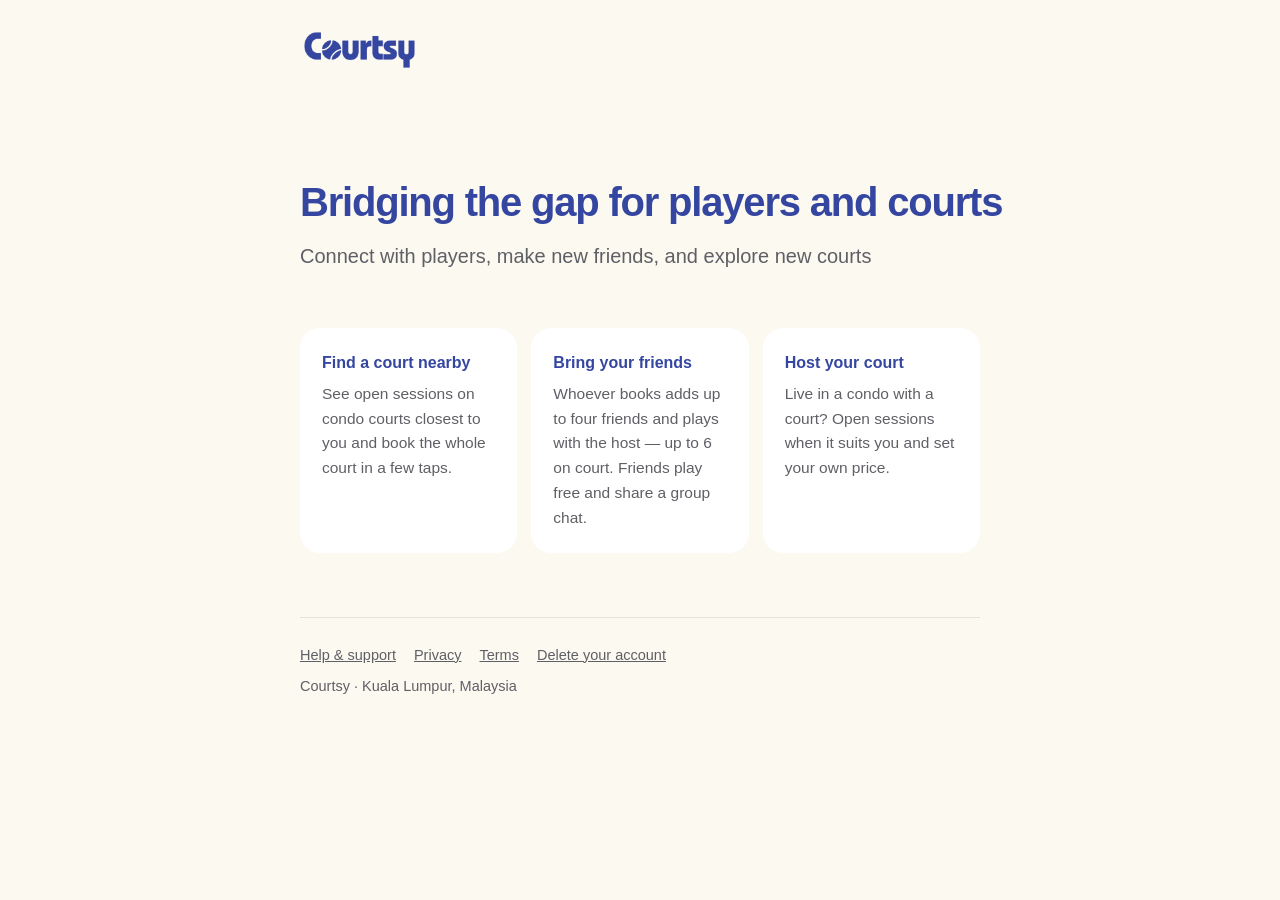
<file: index.html>
<!doctype html>
<html lang="en">
<head>
  <meta charset="utf-8">
  <meta name="viewport" content="width=device-width, initial-scale=1">
  <title>Courtsy</title>
  <meta name="description" content="Bridging the gap for players and courts. Connect with players, make new friends, and explore new courts.">
  <link rel="icon" href="favicon.png">
  <link rel="apple-touch-icon" href="apple-touch-icon.png">
  <link rel="stylesheet" href="style.css">
</head>
<body>
  <div class="wrap">
    <header><a class="brand" href="/"><img src="wordmark.png" alt="Courtsy"></a></header>

    <section class="hero">
      <h1>Bridging the gap for players and courts</h1>
      <p>Connect with players, make new friends, and explore new courts</p>
    </section>

    <section class="cards">
      <div class="card">
        <h2>Find a court nearby</h2>
        <p>See open sessions on condo courts closest to you and book the whole court in a few taps.</p>
      </div>
      <div class="card">
        <h2>Bring your friends</h2>
        <p>Whoever books adds up to four friends and plays with the host — up to 6 on court. Friends play free and share a group chat.</p>
      </div>
      <div class="card">
        <h2>Host your court</h2>
        <p>Live in a condo with a court? Open sessions when it suits you and set your own price.</p>
      </div>
    </section>

    <footer>
      <nav>
        <a href="support.html">Help &amp; support</a>
        <a href="privacy.html">Privacy</a>
        <a href="terms.html">Terms</a>
        <a href="delete-account.html">Delete your account</a>
      </nav>
      Courtsy · Kuala Lumpur, Malaysia
    </footer>
  </div>
</body>
</html>
</file>
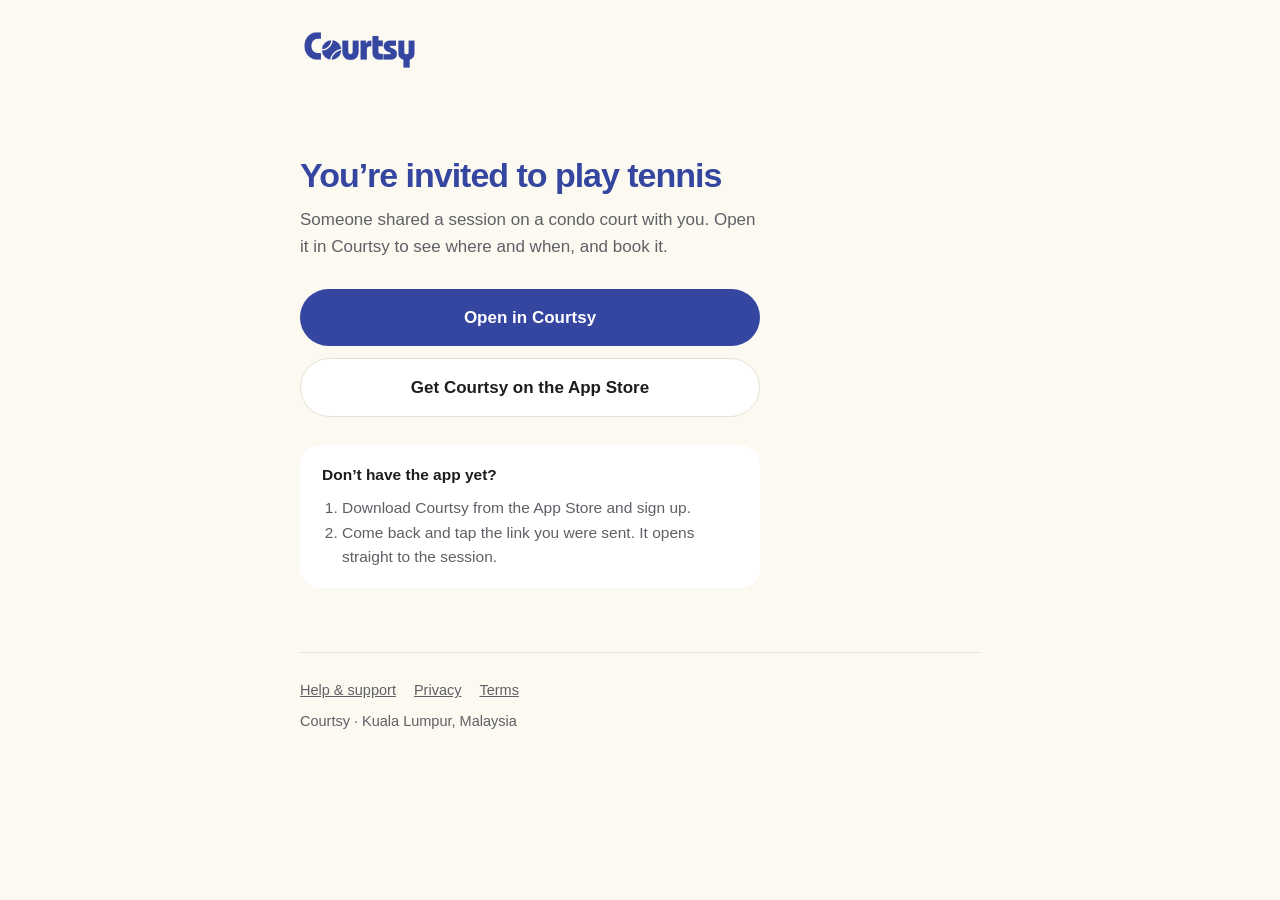
<file: s/index.html>
<!doctype html>
<html lang="en">
<head>
  <meta charset="utf-8">
  <meta name="viewport" content="width=device-width, initial-scale=1">
  <title>You’re invited to play · Courtsy</title>
  <meta name="description" content="Someone shared a tennis session with you on Courtsy. Open it in the app to see the court, the time and book it.">
  <meta property="og:title" content="You’re invited to play tennis">
  <meta property="og:description" content="Open this session in Courtsy to see the court, the time and book it.">
  <meta property="og:image" content="https://courtsy.my/apple-touch-icon.png">
  <meta property="og:type" content="website">
  <meta name="robots" content="noindex">
  <meta name="apple-itunes-app" content="app-id=6818940679">
  <link rel="icon" href="../favicon.png">
  <link rel="apple-touch-icon" href="../apple-touch-icon.png">
  <link rel="stylesheet" href="../style.css">
  <style>
    .share { padding: 48px 0 64px; max-width: 460px; }
    .share h1 { font-size: 34px; line-height: 1.12; letter-spacing: -0.03em; margin: 0 0 12px; color: var(--navy); }
    .share p { color: var(--muted); margin: 0 0 28px; }
    .btn { display: block; text-align: center; text-decoration: none; font-weight: 700; border-radius: 999px; padding: 15px 22px; margin: 0 0 12px; }
    .btn.primary { background: var(--navy); color: #fff; }
    .btn.secondary { background: #fff; color: var(--ink); border: 1.5px solid var(--line); }
    .steps { background: #fff; border-radius: 20px; padding: 18px 22px; margin-top: 28px; font-size: 15.5px; color: var(--muted); }
    .steps strong { color: var(--ink); }
    .steps ol { margin: 8px 0 0; padding-left: 20px; }
  </style>
</head>
<body>
  <div class="wrap">
    <header><a class="brand" href="/"><img src="../wordmark.png" alt="Courtsy"></a></header>

    <section class="share">
      <h1>You’re invited to play tennis</h1>
      <p>Someone shared a session on a condo court with you. Open it in Courtsy to see where and when, and book it.</p>

      <a class="btn primary" id="open" href="courtsy://">Open in Courtsy</a>
      <a class="btn secondary" href="https://apps.apple.com/app/id6818940679">Get Courtsy on the App Store</a>

      <div class="steps">
        <strong>Don’t have the app yet?</strong>
        <ol>
          <li>Download Courtsy from the App Store and sign up.</li>
          <li>Come back and tap the link you were sent. It opens straight to the session.</li>
        </ol>
      </div>
    </section>

    <footer>
      <nav>
        <a href="../support.html">Help &amp; support</a>
        <a href="../privacy.html">Privacy</a>
        <a href="../terms.html">Terms</a>
      </nav>
      Courtsy · Kuala Lumpur, Malaysia
    </footer>
  </div>
  <script>
    // The session's ID rides along in the link (?id=…). With the app installed,
    // iPhones open the app instead of this page; this page is the fallback.
    (function () {
      var id = new URLSearchParams(location.search).get("id") || "";
      if (!/^[0-9a-f]{8}-[0-9a-f]{4}-[0-9a-f]{4}-[0-9a-f]{4}-[0-9a-f]{12}$/i.test(id)) return;
      document.getElementById("open").href = "courtsy://session/" + id;
      var banner = document.querySelector('meta[name="apple-itunes-app"]');
      if (banner) banner.content = "app-id=6818940679, app-argument=" + location.href;
    })();
  </script>
</body>
</html>
</file>
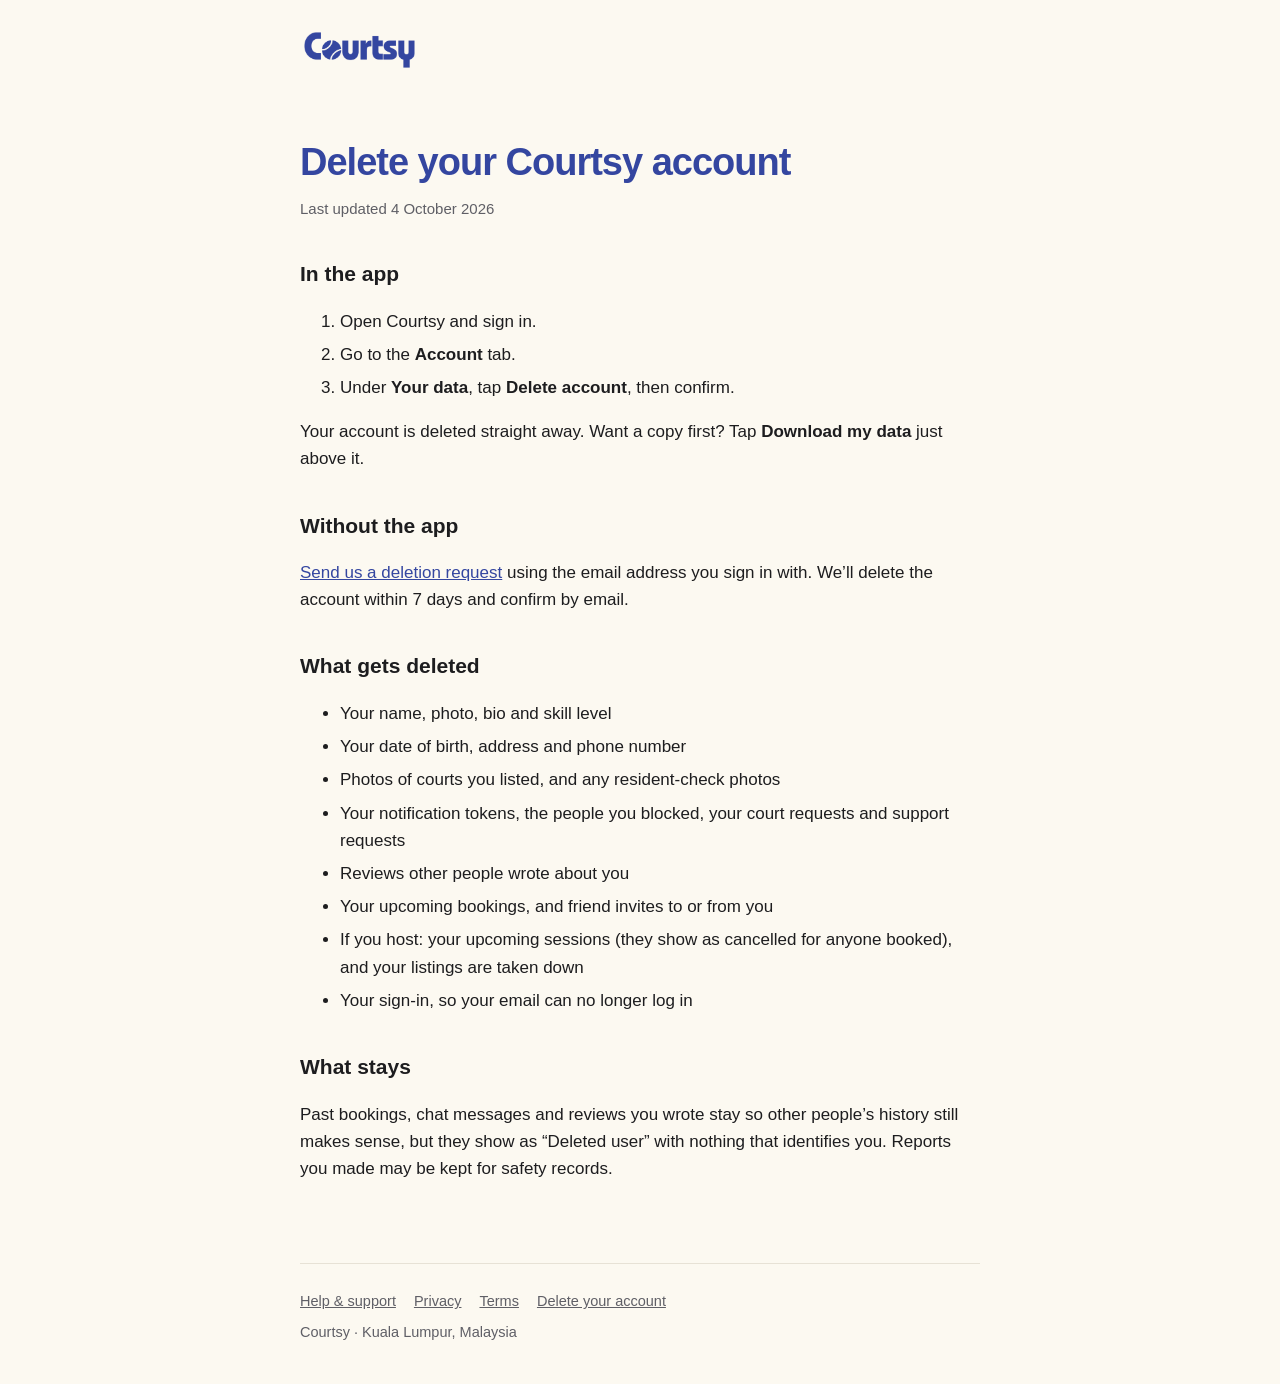
<file: delete-account.html>
<!doctype html>
<html lang="en">
<head>
  <meta charset="utf-8">
  <meta name="viewport" content="width=device-width, initial-scale=1">
  <title>Delete Your Account · Courtsy</title>
  <link rel="icon" href="favicon.png">
  <link rel="apple-touch-icon" href="apple-touch-icon.png">
  <link rel="stylesheet" href="style.css">
</head>
<body>
  <div class="wrap">
    <header><a class="brand" href="/"><img src="wordmark.png" alt="Courtsy"></a></header>

    <main class="doc">
      <h1>Delete your Courtsy account</h1>
      <p class="updated">Last updated 4 October 2026</p>

      <h2>In the app</h2>
      <ol>
        <li>Open Courtsy and sign in.</li>
        <li>Go to the <strong>Account</strong> tab.</li>
        <li>Under <strong>Your data</strong>, tap <strong>Delete account</strong>, then confirm.</li>
      </ol>
      <p>Your account is deleted straight away. Want a copy first? Tap <strong>Download my data</strong> just above it.</p>

      <h2>Without the app</h2>
      <p><a href="support.html?topic=account&amp;message=Please%20delete%20my%20Courtsy%20account.">Send us a deletion request</a> using the email address you sign in with. We’ll delete the account within 7 days and confirm by email.</p>

      <h2>What gets deleted</h2>
      <ul>
        <li>Your name, photo, bio and skill level</li>
        <li>Your date of birth, address and phone number</li>
        <li>Photos of courts you listed, and any resident-check photos</li>
        <li>Your notification tokens, the people you blocked, your court requests and support requests</li>
        <li>Reviews other people wrote about you</li>
        <li>Your upcoming bookings, and friend invites to or from you</li>
        <li>If you host: your upcoming sessions (they show as cancelled for anyone booked), and your listings are taken down</li>
        <li>Your sign-in, so your email can no longer log in</li>
      </ul>

      <h2>What stays</h2>
      <p>Past bookings, chat messages and reviews you wrote stay so other people’s history still makes sense, but they show as “Deleted user” with nothing that identifies you. Reports you made may be kept for safety records.</p>
    </main>

    <footer>
      <nav>
        <a href="support.html">Help &amp; support</a>
        <a href="privacy.html">Privacy</a>
        <a href="terms.html">Terms</a>
        <a href="delete-account.html">Delete your account</a>
      </nav>
      Courtsy · Kuala Lumpur, Malaysia
    </footer>
  </div>
</body>
</html>
</file>
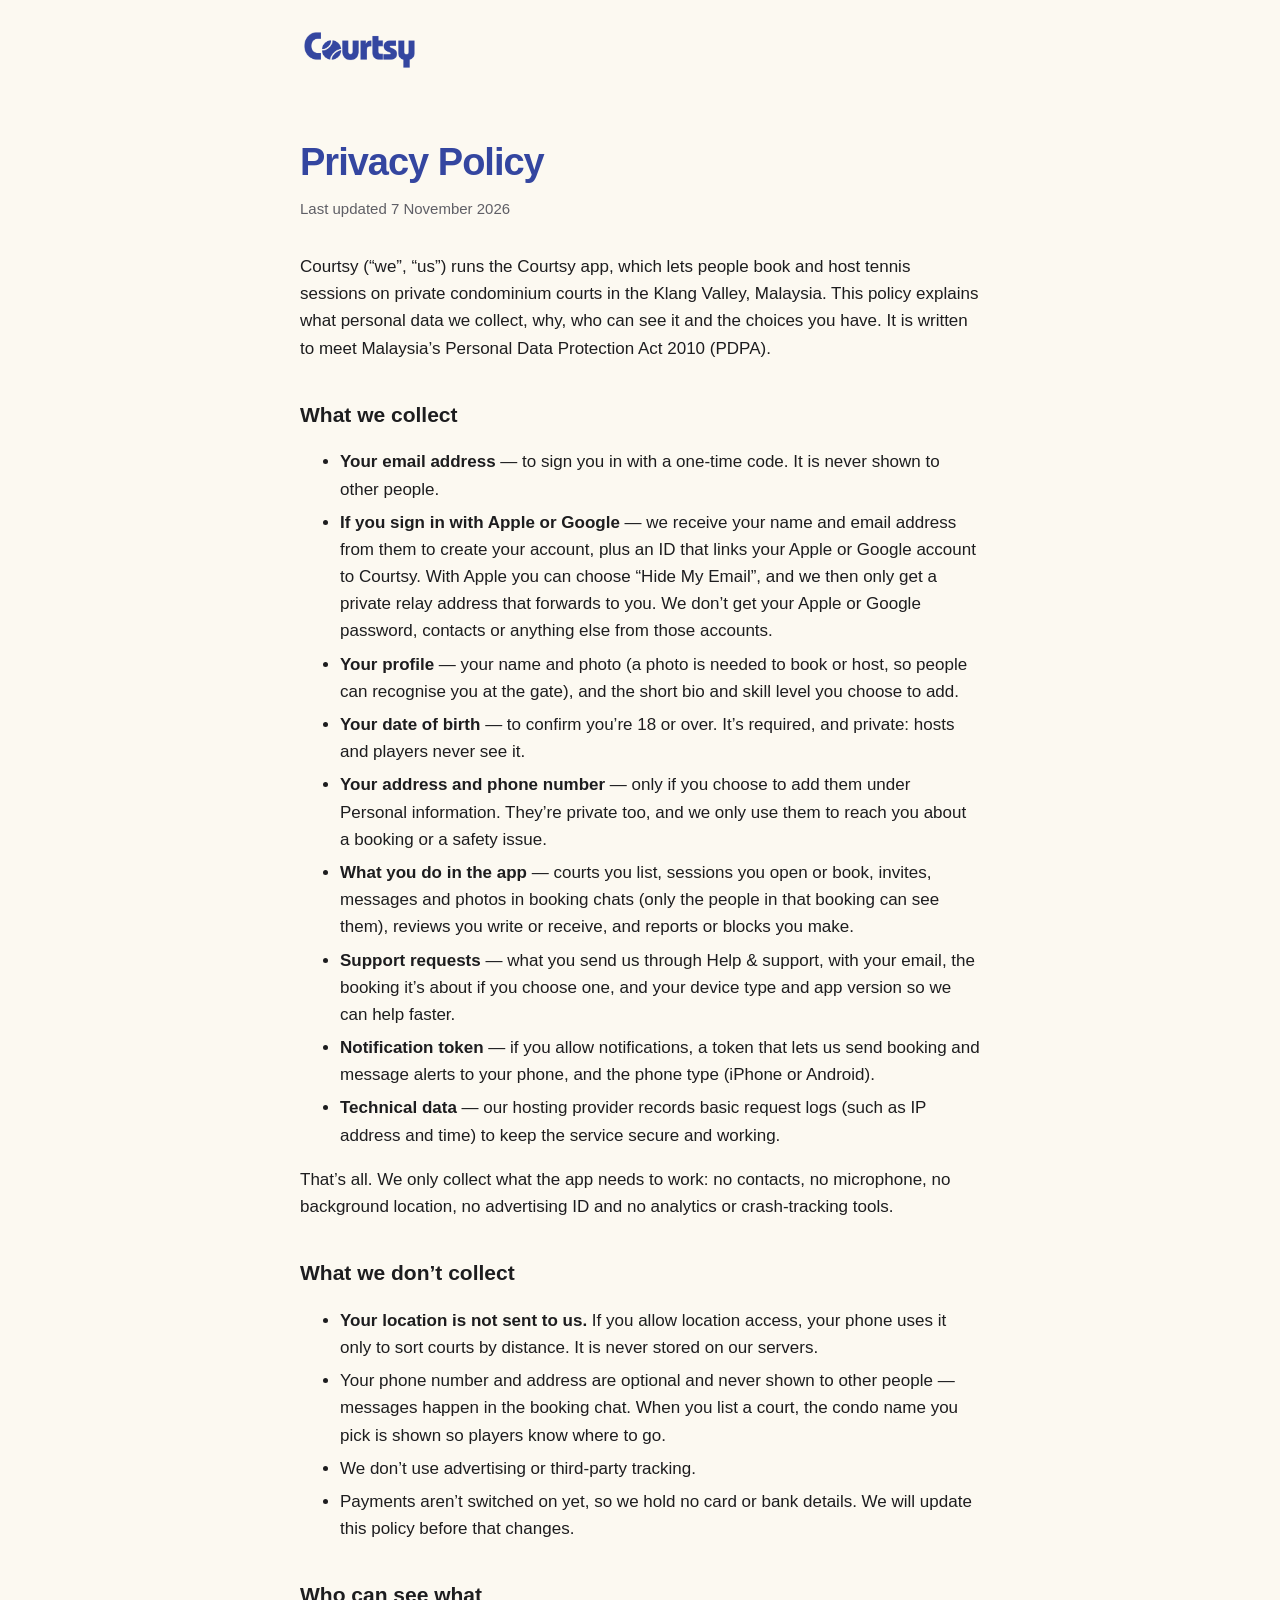
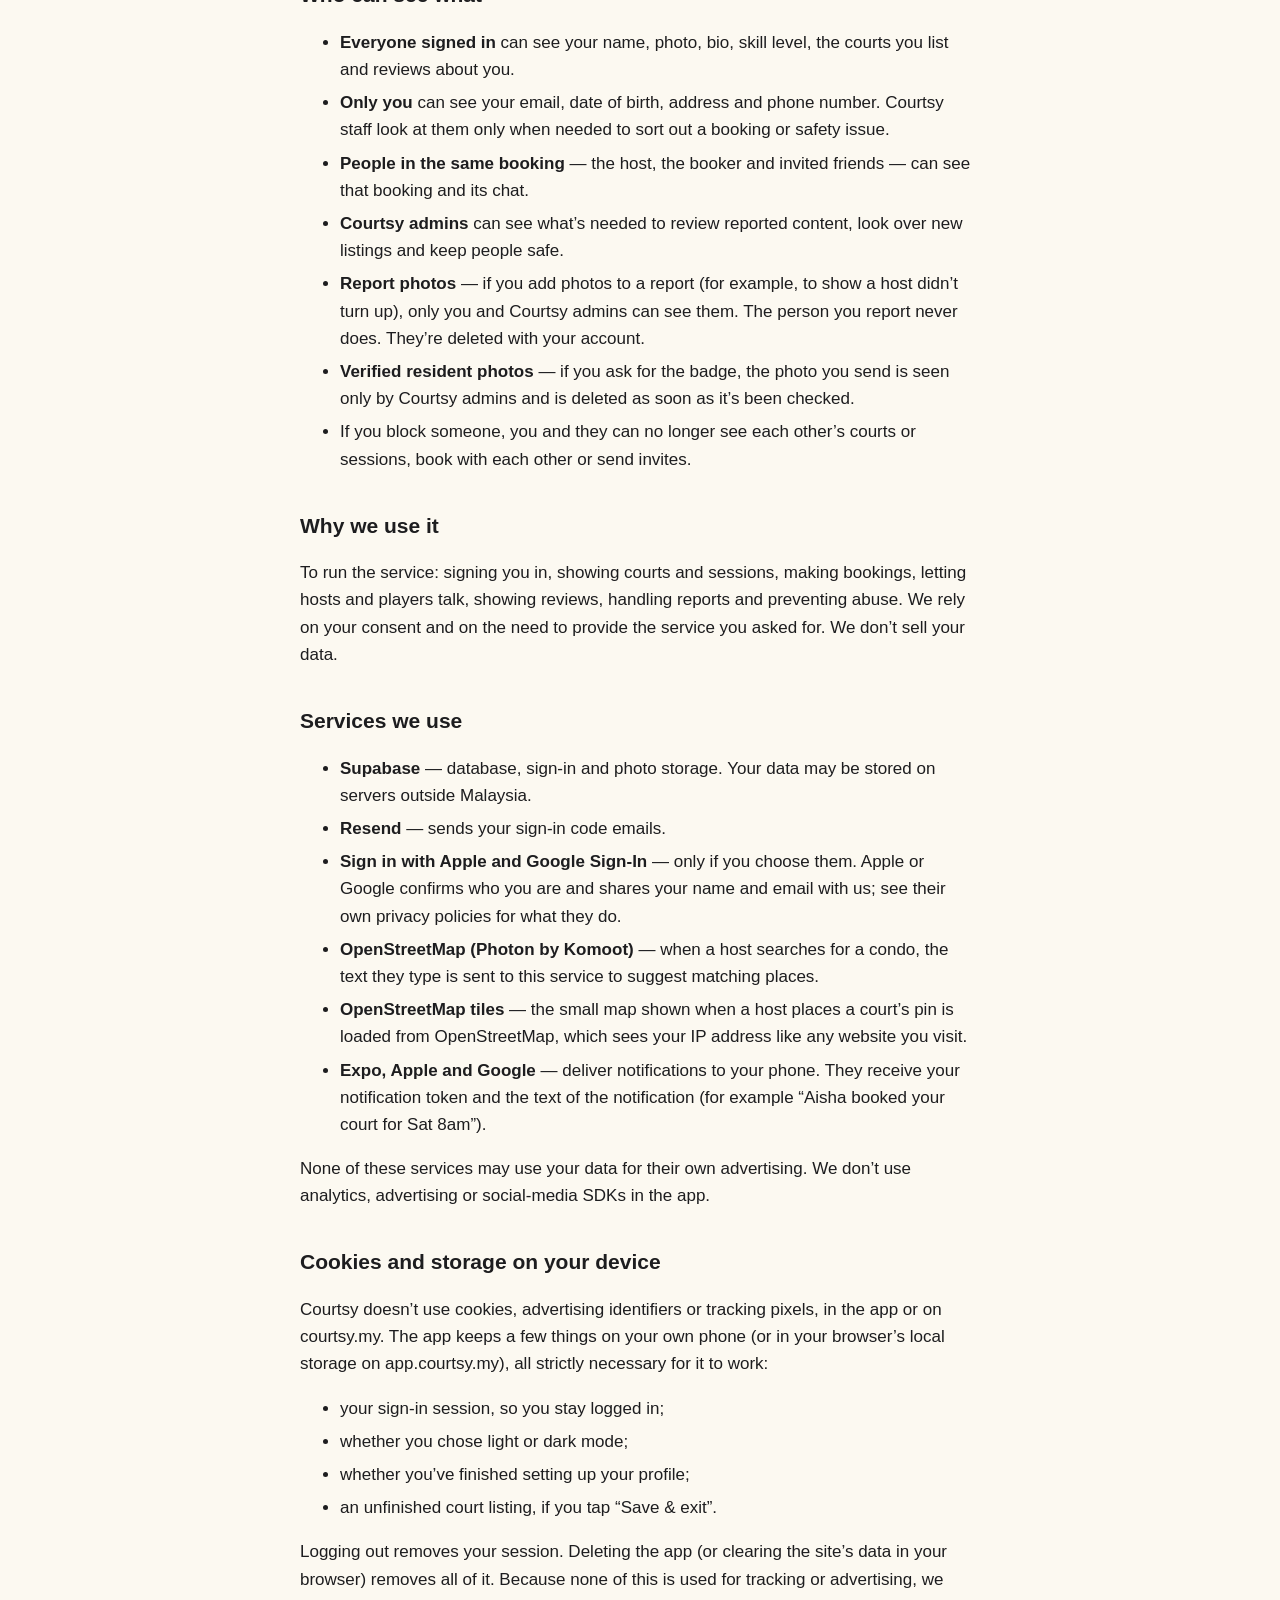
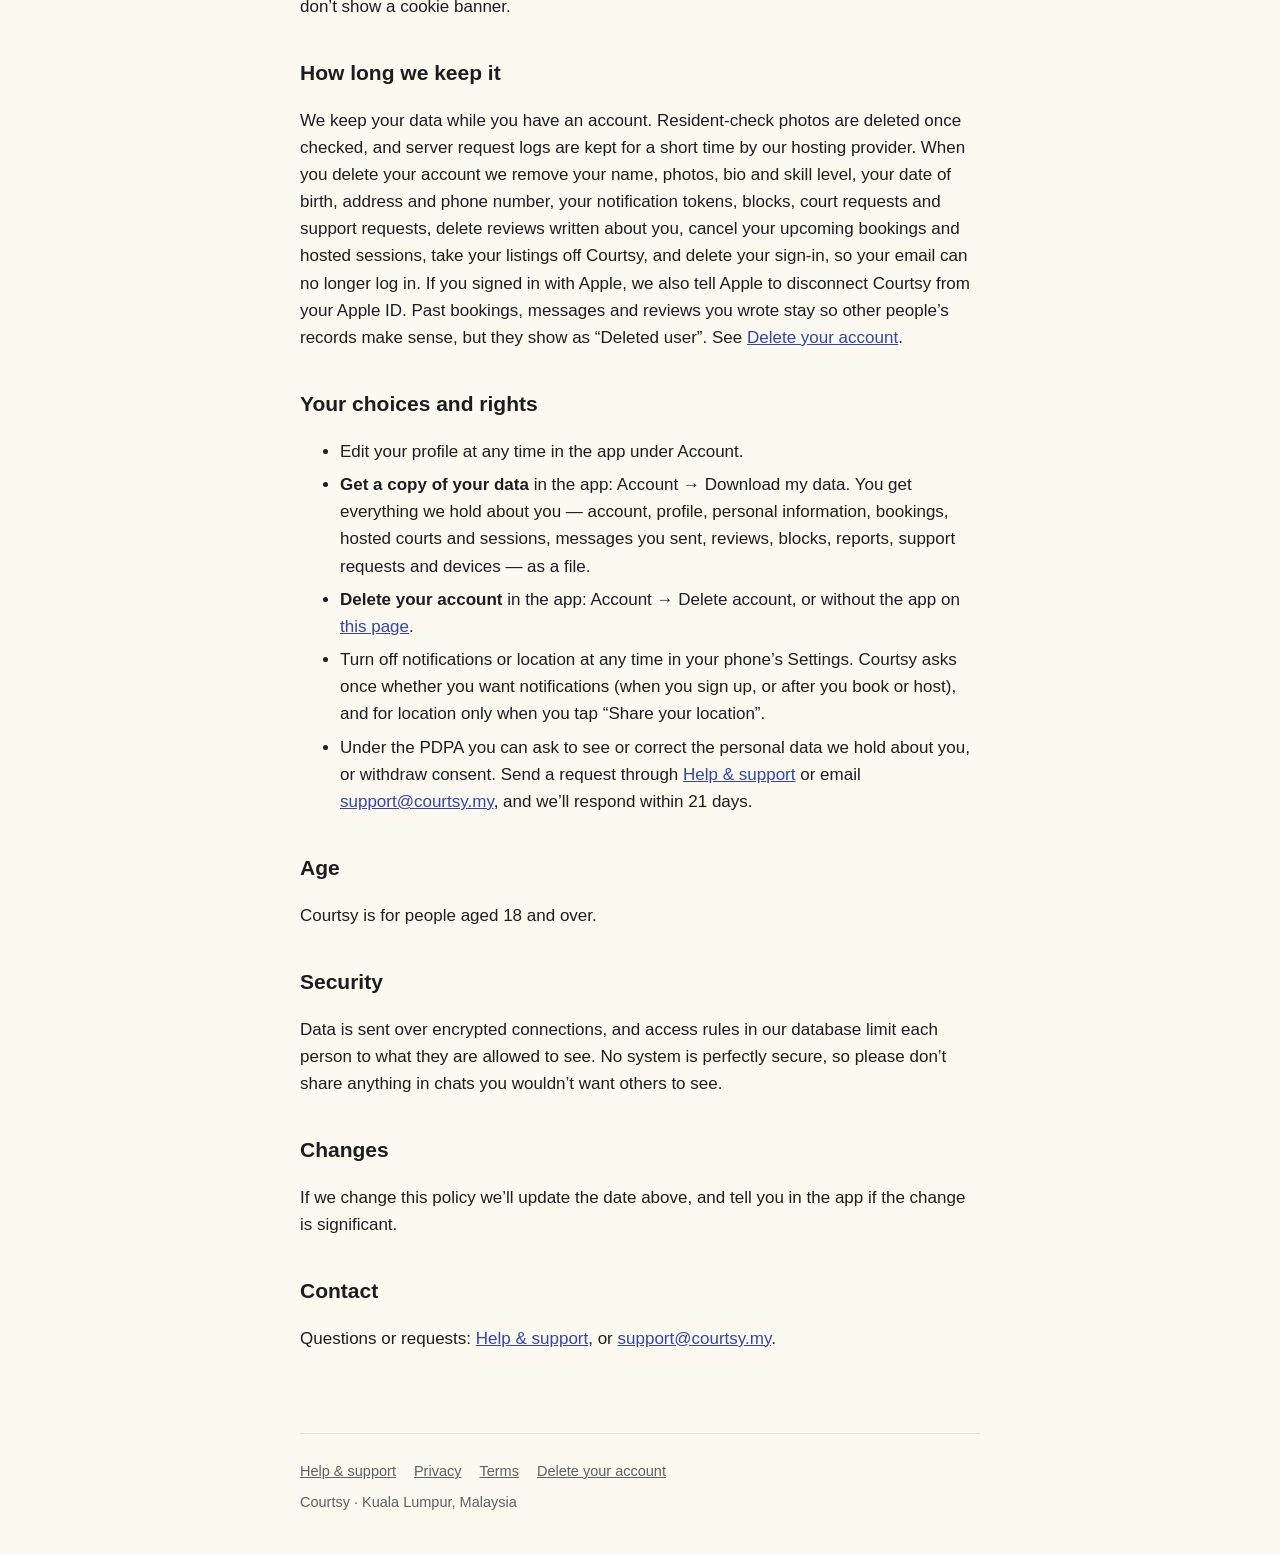
<file: privacy.html>
<!doctype html>
<html lang="en">
<head>
  <meta charset="utf-8">
  <meta name="viewport" content="width=device-width, initial-scale=1">
  <title>Privacy Policy · Courtsy</title>
  <link rel="icon" href="favicon.png">
  <link rel="apple-touch-icon" href="apple-touch-icon.png">
  <link rel="stylesheet" href="style.css">
</head>
<body>
  <div class="wrap">
    <header><a class="brand" href="/"><img src="wordmark.png" alt="Courtsy"></a></header>

    <main class="doc">
      <h1>Privacy Policy</h1>
      <p class="updated">Last updated 7 November 2026</p>

      <p>Courtsy (“we”, “us”) runs the Courtsy app, which lets people book and host tennis sessions on private condominium courts in the Klang Valley, Malaysia. This policy explains what personal data we collect, why, who can see it and the choices you have. It is written to meet Malaysia’s Personal Data Protection Act 2010 (PDPA).</p>

      <h2>What we collect</h2>
      <ul>
        <li><strong>Your email address</strong> — to sign you in with a one-time code. It is never shown to other people.</li>
        <li><strong>If you sign in with Apple or Google</strong> — we receive your name and email address from them to create your account, plus an ID that links your Apple or Google account to Courtsy. With Apple you can choose “Hide My Email”, and we then only get a private relay address that forwards to you. We don’t get your Apple or Google password, contacts or anything else from those accounts.</li>
        <li><strong>Your profile</strong> — your name and photo (a photo is needed to book or host, so people can recognise you at the gate), and the short bio and skill level you choose to add.</li>
        <li><strong>Your date of birth</strong> — to confirm you’re 18 or over. It’s required, and private: hosts and players never see it.</li>
        <li><strong>Your address and phone number</strong> — only if you choose to add them under Personal information. They’re private too, and we only use them to reach you about a booking or a safety issue.</li>
        <li><strong>What you do in the app</strong> — courts you list, sessions you open or book, invites, messages and photos in booking chats (only the people in that booking can see them), reviews you write or receive, and reports or blocks you make.</li>
        <li><strong>Support requests</strong> — what you send us through Help &amp; support, with your email, the booking it’s about if you choose one, and your device type and app version so we can help faster.</li>
        <li><strong>Notification token</strong> — if you allow notifications, a token that lets us send booking and message alerts to your phone, and the phone type (iPhone or Android).</li>
        <li><strong>Technical data</strong> — our hosting provider records basic request logs (such as IP address and time) to keep the service secure and working.</li>
      </ul>
      <p>That’s all. We only collect what the app needs to work: no contacts, no microphone, no background location, no advertising ID and no analytics or crash-tracking tools.</p>

      <h2>What we don’t collect</h2>
      <ul>
        <li><strong>Your location is not sent to us.</strong> If you allow location access, your phone uses it only to sort courts by distance. It is never stored on our servers.</li>
        <li>Your phone number and address are optional and never shown to other people — messages happen in the booking chat. When you list a court, the condo name you pick is shown so players know where to go.</li>
        <li>We don’t use advertising or third-party tracking.</li>
        <li>Payments aren’t switched on yet, so we hold no card or bank details. We will update this policy before that changes.</li>
      </ul>

      <h2>Who can see what</h2>
      <ul>
        <li><strong>Everyone signed in</strong> can see your name, photo, bio, skill level, the courts you list and reviews about you.</li>
        <li><strong>Only you</strong> can see your email, date of birth, address and phone number. Courtsy staff look at them only when needed to sort out a booking or safety issue.</li>
        <li><strong>People in the same booking</strong> — the host, the booker and invited friends — can see that booking and its chat.</li>
        <li><strong>Courtsy admins</strong> can see what’s needed to review reported content, look over new listings and keep people safe.</li>
        <li><strong>Report photos</strong> — if you add photos to a report (for example, to show a host didn’t turn up), only you and Courtsy admins can see them. The person you report never does. They’re deleted with your account.</li>
        <li><strong>Verified resident photos</strong> — if you ask for the badge, the photo you send is seen only by Courtsy admins and is deleted as soon as it’s been checked.</li>
        <li>If you block someone, you and they can no longer see each other’s courts or sessions, book with each other or send invites.</li>
      </ul>

      <h2>Why we use it</h2>
      <p>To run the service: signing you in, showing courts and sessions, making bookings, letting hosts and players talk, showing reviews, handling reports and preventing abuse. We rely on your consent and on the need to provide the service you asked for. We don’t sell your data.</p>

      <h2>Services we use</h2>
      <ul>
        <li><strong>Supabase</strong> — database, sign-in and photo storage. Your data may be stored on servers outside Malaysia.</li>
        <li><strong>Resend</strong> — sends your sign-in code emails.</li>
        <li><strong>Sign in with Apple and Google Sign-In</strong> — only if you choose them. Apple or Google confirms who you are and shares your name and email with us; see their own privacy policies for what they do.</li>
        <li><strong>OpenStreetMap (Photon by Komoot)</strong> — when a host searches for a condo, the text they type is sent to this service to suggest matching places.</li>
        <li><strong>OpenStreetMap tiles</strong> — the small map shown when a host places a court’s pin is loaded from OpenStreetMap, which sees your IP address like any website you visit.</li>
        <li><strong>Expo, Apple and Google</strong> — deliver notifications to your phone. They receive your notification token and the text of the notification (for example “Aisha booked your court for Sat 8am”).</li>
      </ul>
      <p>None of these services may use your data for their own advertising. We don’t use analytics, advertising or social-media SDKs in the app.</p>

      <h2>Cookies and storage on your device</h2>
      <p>Courtsy doesn’t use cookies, advertising identifiers or tracking pixels, in the app or on courtsy.my. The app keeps a few things on your own phone (or in your browser’s local storage on app.courtsy.my), all strictly necessary for it to work:</p>
      <ul>
        <li>your sign-in session, so you stay logged in;</li>
        <li>whether you chose light or dark mode;</li>
        <li>whether you’ve finished setting up your profile;</li>
        <li>an unfinished court listing, if you tap “Save &amp; exit”.</li>
      </ul>
      <p>Logging out removes your session. Deleting the app (or clearing the site’s data in your browser) removes all of it. Because none of this is used for tracking or advertising, we don’t show a cookie banner.</p>

      <h2>How long we keep it</h2>
      <p>We keep your data while you have an account. Resident-check photos are deleted once checked, and server request logs are kept for a short time by our hosting provider. When you delete your account we remove your name, photos, bio and skill level, your date of birth, address and phone number, your notification tokens, blocks, court requests and support requests, delete reviews written about you, cancel your upcoming bookings and hosted sessions, take your listings off Courtsy, and delete your sign-in, so your email can no longer log in. If you signed in with Apple, we also tell Apple to disconnect Courtsy from your Apple ID. Past bookings, messages and reviews you wrote stay so other people’s records make sense, but they show as “Deleted user”. See <a href="delete-account.html">Delete your account</a>.</p>

      <h2>Your choices and rights</h2>
      <ul>
        <li>Edit your profile at any time in the app under Account.</li>
        <li><strong>Get a copy of your data</strong> in the app: Account → Download my data. You get everything we hold about you — account, profile, personal information, bookings, hosted courts and sessions, messages you sent, reviews, blocks, reports, support requests and devices — as a file.</li>
        <li><strong>Delete your account</strong> in the app: Account → Delete account, or without the app on <a href="delete-account.html">this page</a>.</li>
        <li>Turn off notifications or location at any time in your phone’s Settings. Courtsy asks once whether you want notifications (when you sign up, or after you book or host), and for location only when you tap “Share your location”.</li>
        <li>Under the PDPA you can ask to see or correct the personal data we hold about you, or withdraw consent. Send a request through <a href="support.html?topic=account">Help &amp; support</a> or email <a href="mailto:support@courtsy.my">support@courtsy.my</a>, and we’ll respond within 21 days.</li>
      </ul>

      <h2>Age</h2>
      <p>Courtsy is for people aged 18 and over.</p>

      <h2>Security</h2>
      <p>Data is sent over encrypted connections, and access rules in our database limit each person to what they are allowed to see. No system is perfectly secure, so please don’t share anything in chats you wouldn’t want others to see.</p>

      <h2>Changes</h2>
      <p>If we change this policy we’ll update the date above, and tell you in the app if the change is significant.</p>

      <h2>Contact</h2>
      <p>Questions or requests: <a href="support.html">Help &amp; support</a>, or <a href="mailto:support@courtsy.my">support@courtsy.my</a>.</p>
    </main>

    <footer>
      <nav>
        <a href="support.html">Help &amp; support</a>
        <a href="privacy.html">Privacy</a>
        <a href="terms.html">Terms</a>
        <a href="delete-account.html">Delete your account</a>
      </nav>
      Courtsy · Kuala Lumpur, Malaysia
    </footer>
  </div>
</body>
</html>
</file>
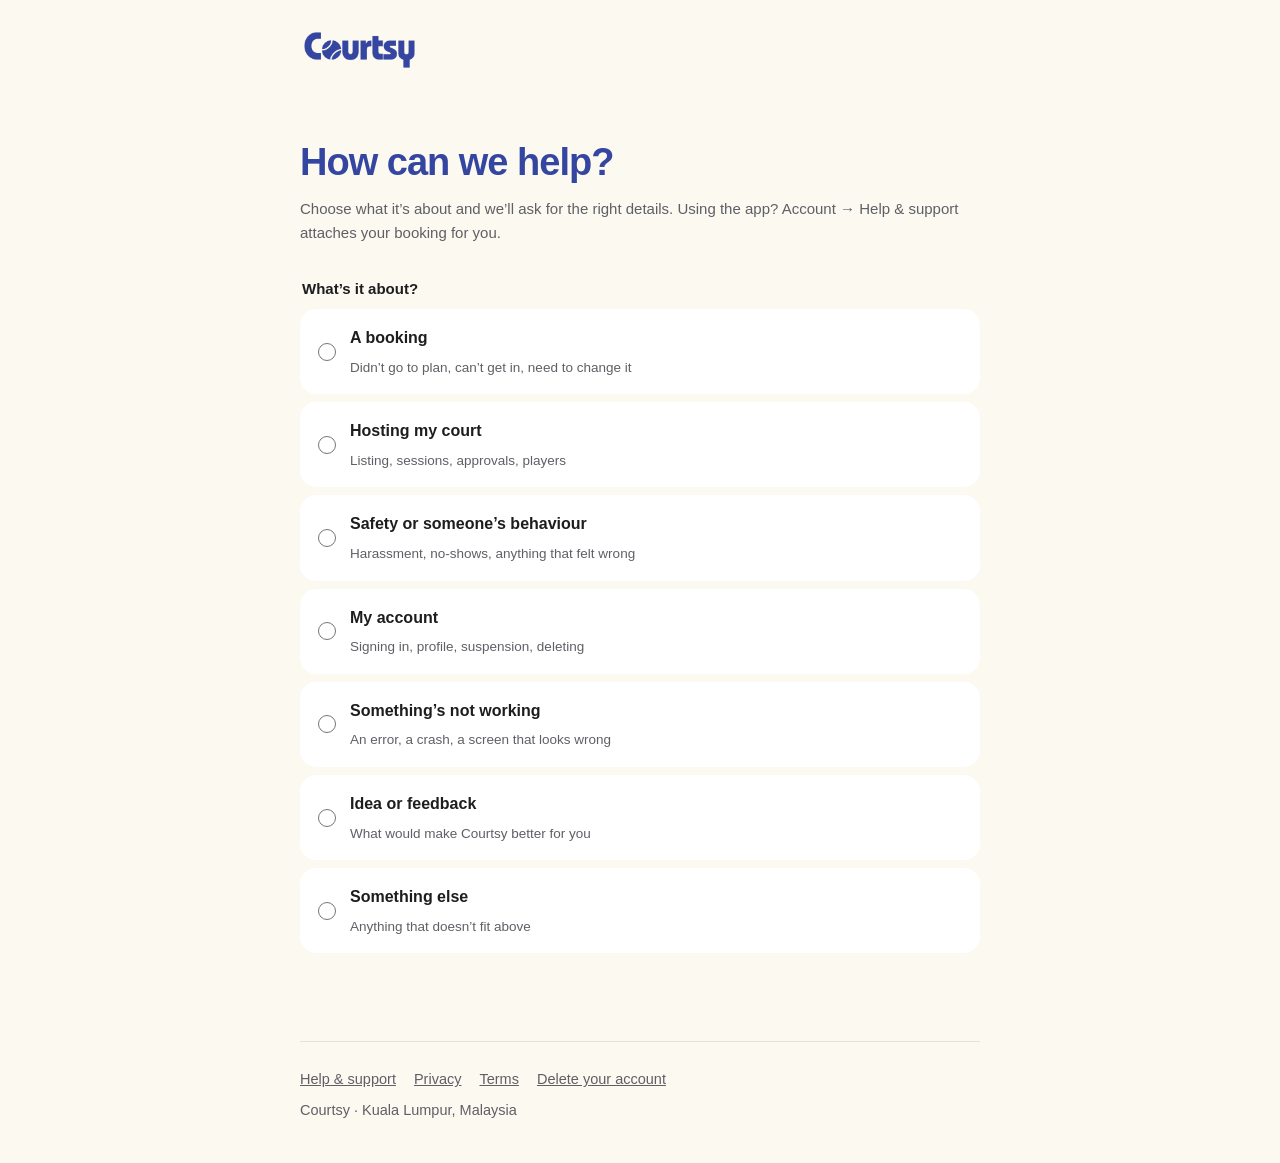
<file: support.html>
<!doctype html>
<html lang="en">
<head>
  <meta charset="utf-8">
  <meta name="viewport" content="width=device-width, initial-scale=1">
  <title>Help & Support · Courtsy</title>
  <meta name="description" content="Get help with a booking, your court, your account or anything else on Courtsy.">
  <link rel="icon" href="favicon.png">
  <link rel="apple-touch-icon" href="apple-touch-icon.png">
  <link rel="stylesheet" href="style.css">
</head>
<body>
  <div class="wrap">
    <header><a class="brand" href="/"><img src="wordmark.png" alt="Courtsy"></a></header>

    <main class="doc">
      <h1>How can we help?</h1>
      <p class="updated">Choose what it’s about and we’ll ask for the right details. Using the app? Account → Help &amp; support attaches your booking for you.</p>

      <form id="support" class="support" novalidate>
        <fieldset class="topics">
          <legend>What’s it about?</legend>
          <!-- filled in by support.js -->
        </fieldset>

        <div id="details" hidden>
          <p id="safety" class="notice" hidden>If anyone is in danger right now, call 999 first.</p>

          <label for="message">What’s going on?</label>
          <div id="prompts" class="prompts"></div>
          <textarea id="message" name="message" rows="7" maxlength="4000" required></textarea>

          <div class="pair">
            <div>
              <label for="email">Your email</label>
              <input id="email" name="email" type="email" autocomplete="email" required placeholder="you@email.com">
              <small>The one you use for Courtsy, so we can find your account. We’ll reply here.</small>
            </div>
            <div>
              <label for="name">Your name <span class="optional">(optional)</span></label>
              <input id="name" name="name" type="text" autocomplete="name" maxlength="100">
            </div>
          </div>

          <!-- Leave this empty: it catches bots. -->
          <div class="hp" aria-hidden="true">
            <label for="website">Website</label>
            <input id="website" name="website" type="text" tabindex="-1" autocomplete="off">
          </div>

          <p id="error" class="error" role="alert" hidden></p>
          <button type="submit" id="send">Send</button>
          <p class="fine">We usually reply within 2 working days. See our <a href="privacy.html">privacy policy</a>.</p>
        </div>
      </form>

      <section id="sent" class="sent" hidden>
        <div class="tick" aria-hidden="true">✓</div>
        <h2>Thanks — we’ve got it.</h2>
        <p>We’ll reply to <strong id="sent-email"></strong>, usually within 2 working days.</p>
      </section>
    </main>

    <footer>
      <nav>
        <a href="support.html">Help &amp; support</a>
        <a href="privacy.html">Privacy</a>
        <a href="terms.html">Terms</a>
        <a href="delete-account.html">Delete your account</a>
      </nav>
      Courtsy · Kuala Lumpur, Malaysia
    </footer>
  </div>
  <script src="support.js"></script>
</body>
</html>
</file>
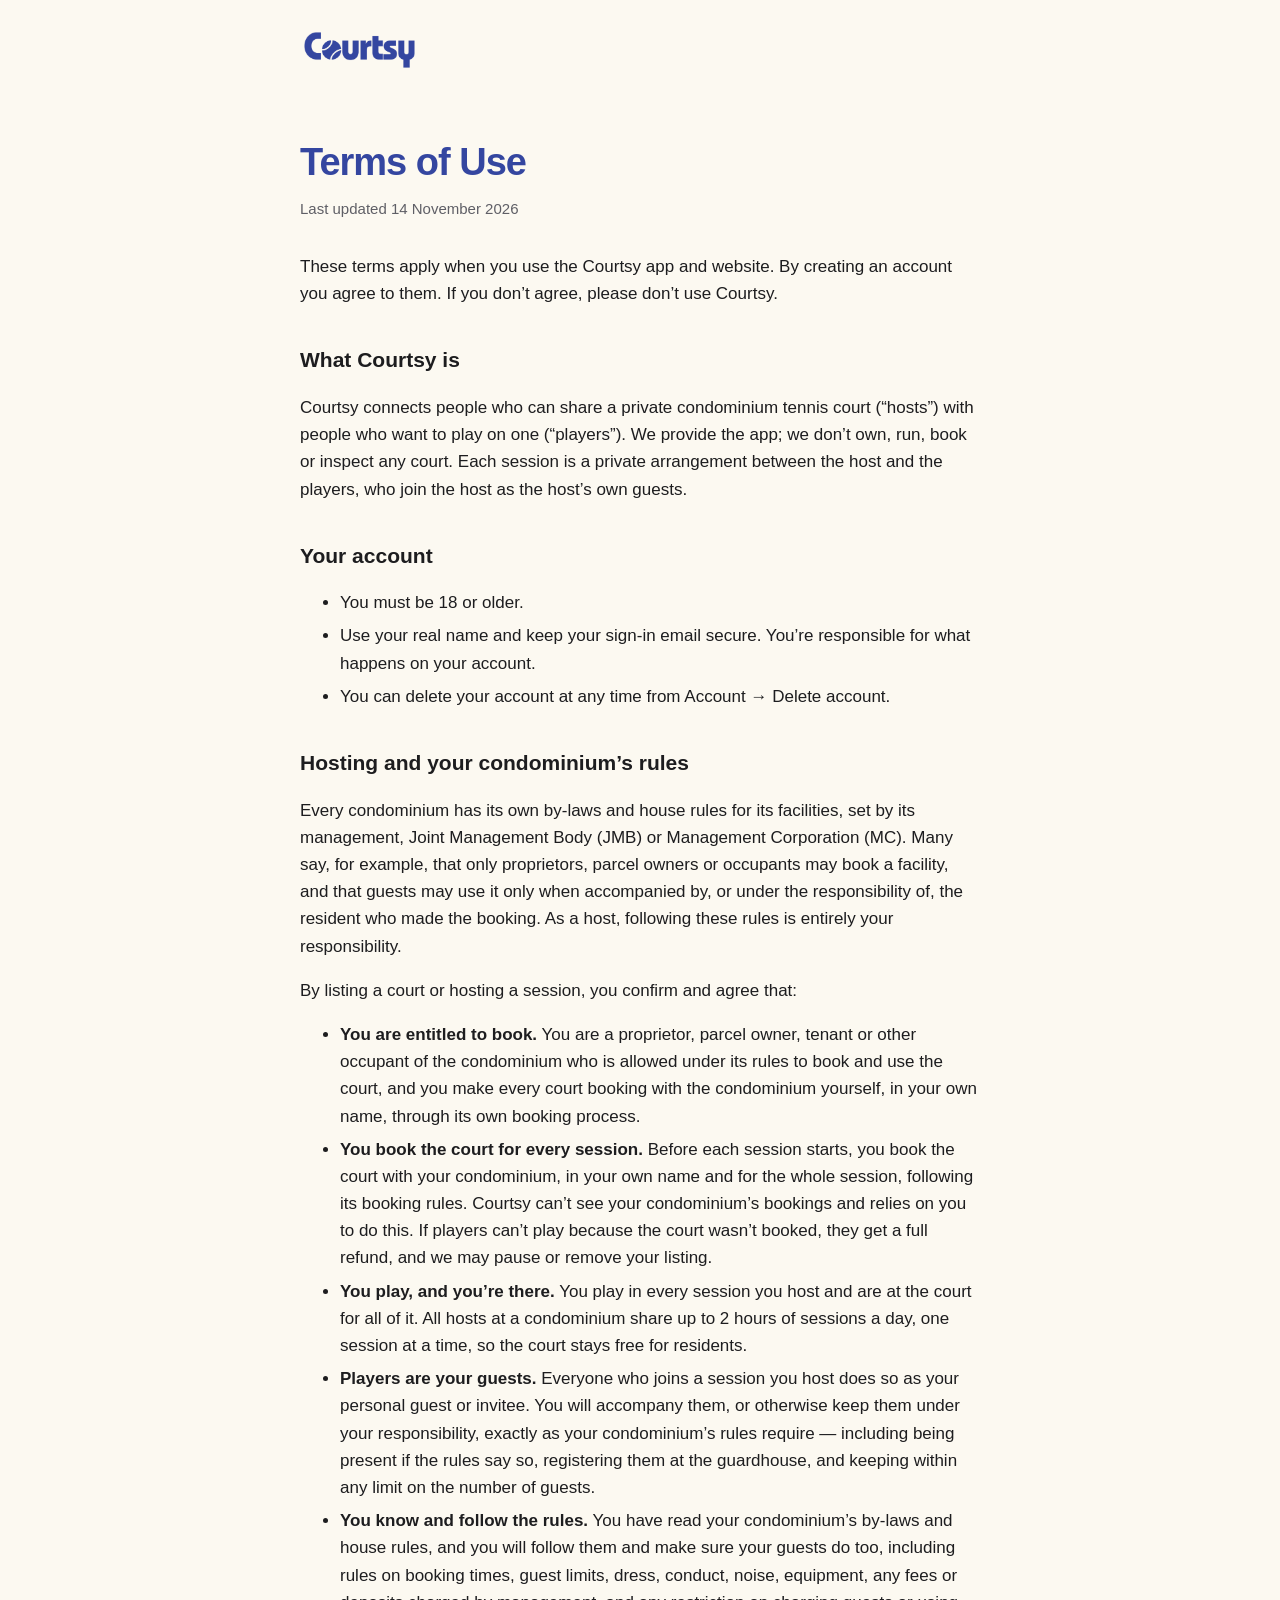
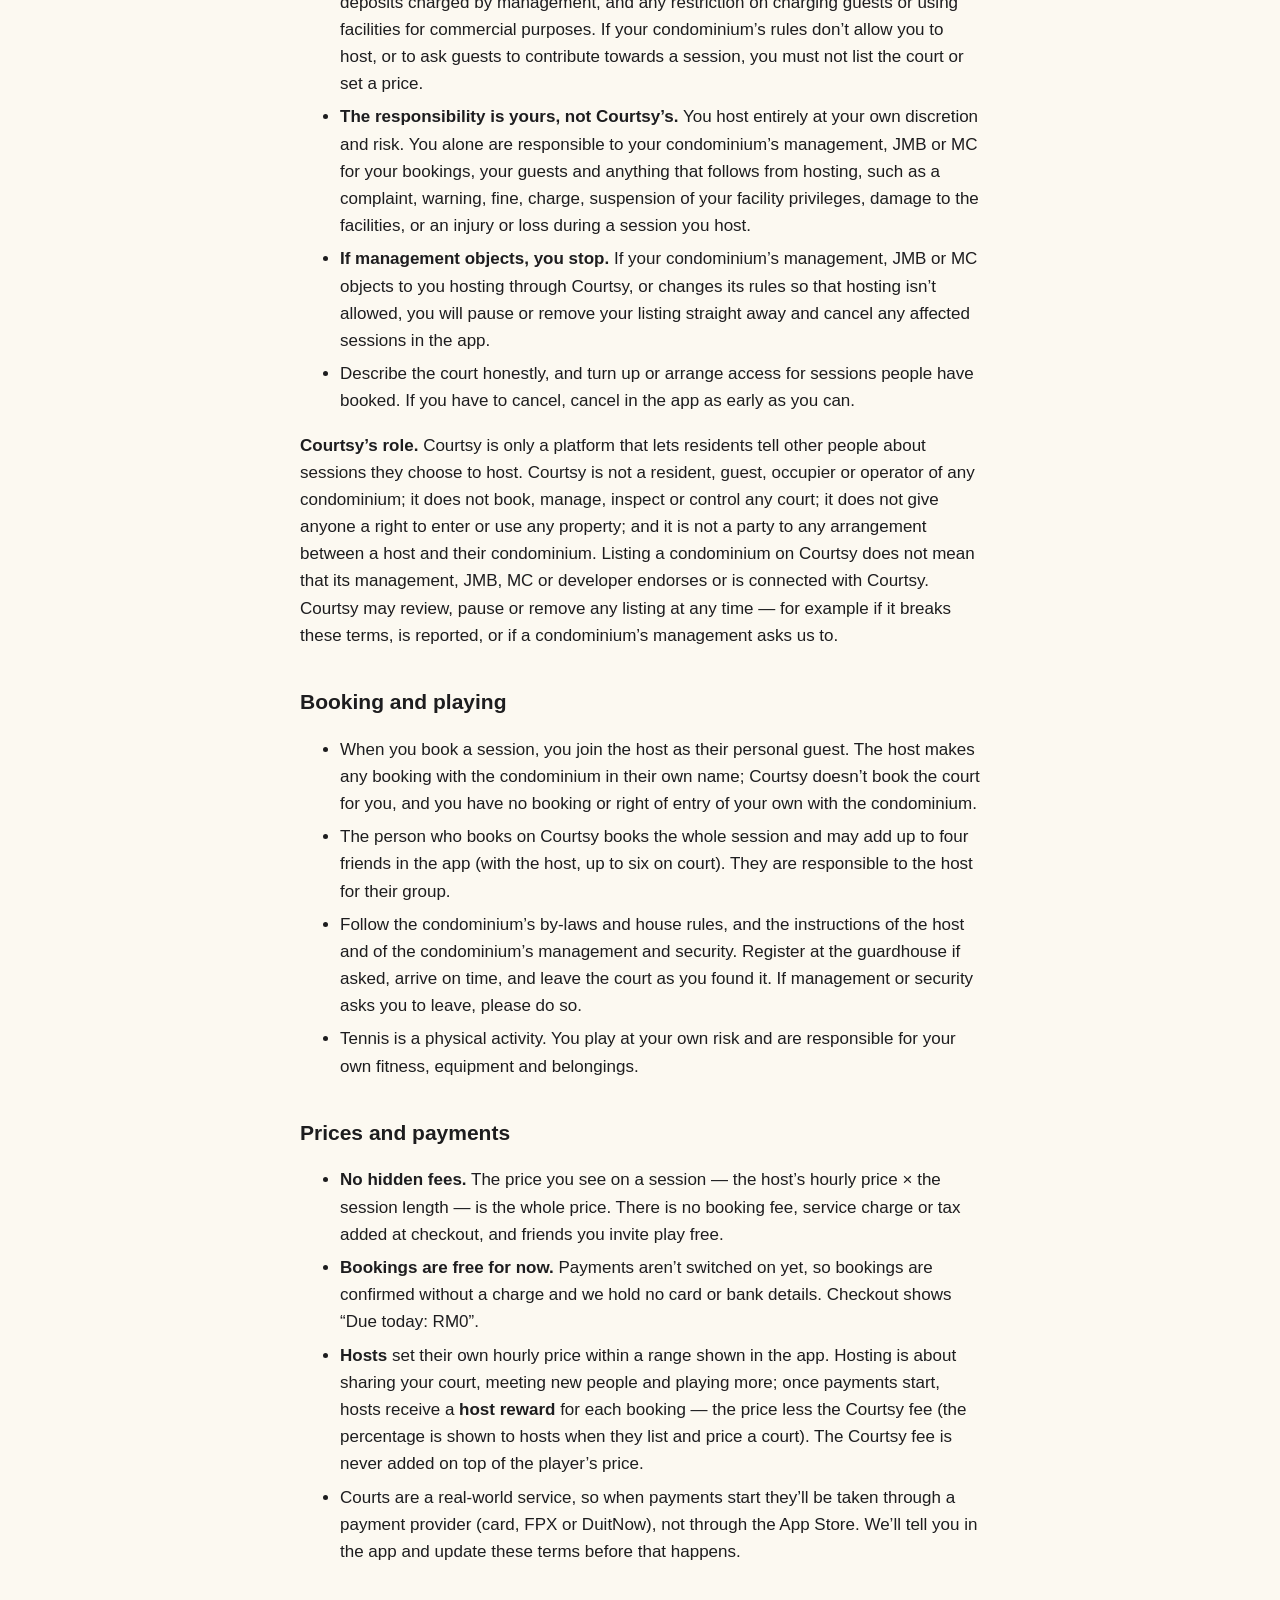
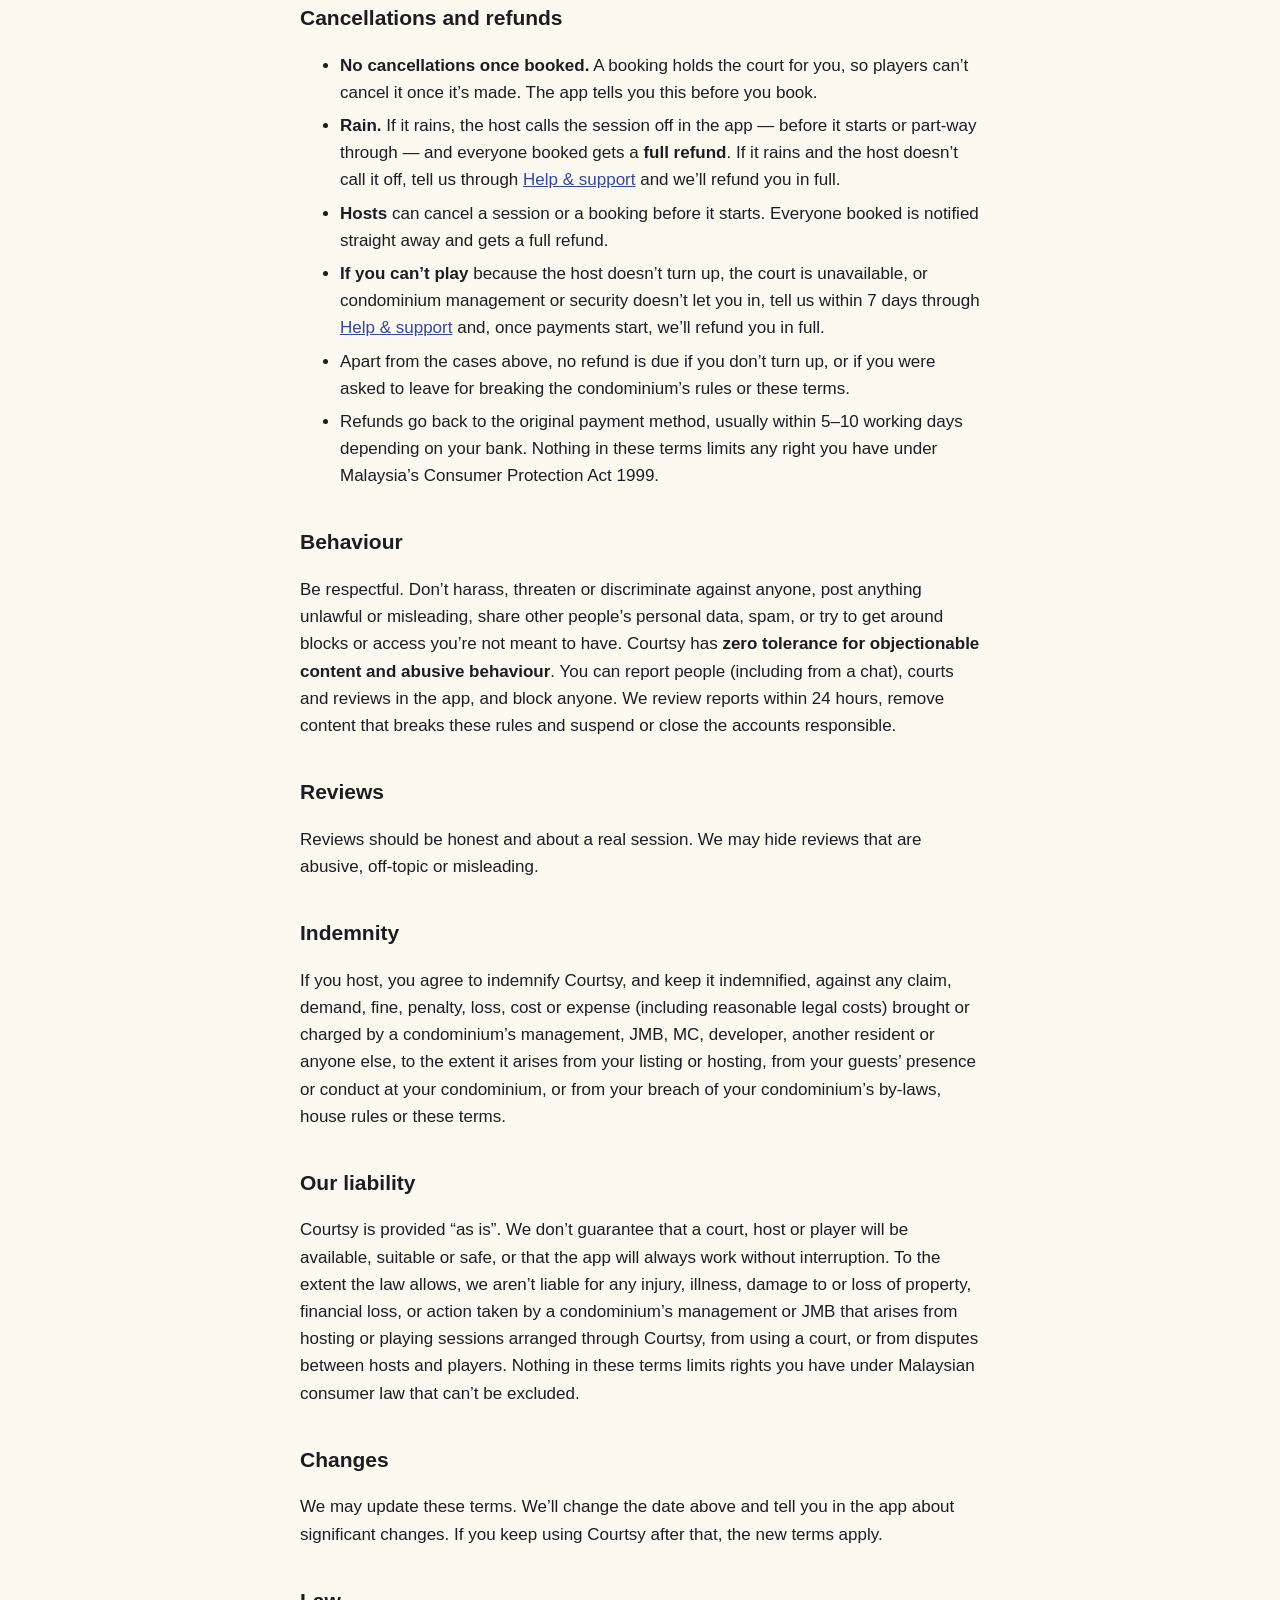
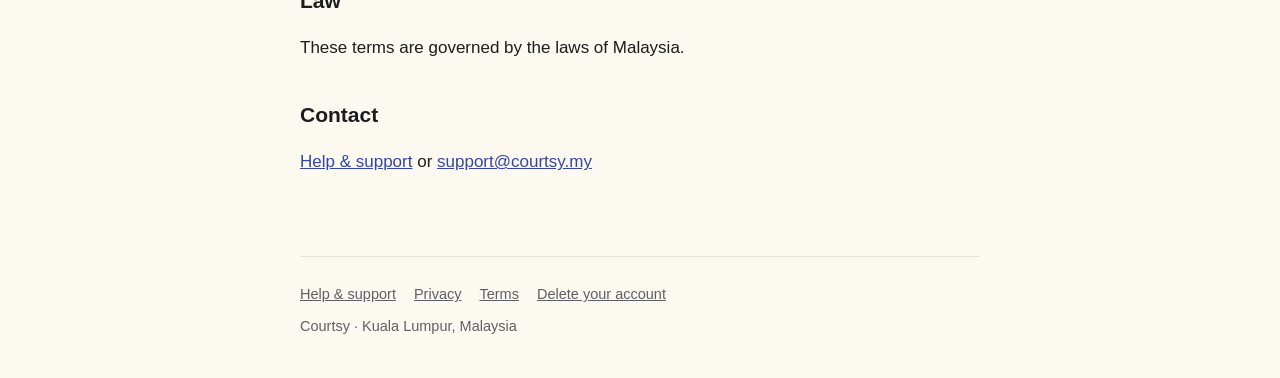
<file: terms.html>
<!doctype html>
<html lang="en">
<head>
  <meta charset="utf-8">
  <meta name="viewport" content="width=device-width, initial-scale=1">
  <title>Terms of Use · Courtsy</title>
  <link rel="icon" href="favicon.png">
  <link rel="apple-touch-icon" href="apple-touch-icon.png">
  <link rel="stylesheet" href="style.css">
</head>
<body>
  <div class="wrap">
    <header><a class="brand" href="/"><img src="wordmark.png" alt="Courtsy"></a></header>

    <main class="doc">
      <h1>Terms of Use</h1>
      <p class="updated">Last updated 14 November 2026</p>

      <p>These terms apply when you use the Courtsy app and website. By creating an account you agree to them. If you don’t agree, please don’t use Courtsy.</p>

      <h2>What Courtsy is</h2>
      <p>Courtsy connects people who can share a private condominium tennis court (“hosts”) with people who want to play on one (“players”). We provide the app; we don’t own, run, book or inspect any court. Each session is a private arrangement between the host and the players, who join the host as the host’s own guests.</p>

      <h2>Your account</h2>
      <ul>
        <li>You must be 18 or older.</li>
        <li>Use your real name and keep your sign-in email secure. You’re responsible for what happens on your account.</li>
        <li>You can delete your account at any time from Account → Delete account.</li>
      </ul>

      <h2>Hosting and your condominium’s rules</h2>
      <p>Every condominium has its own by-laws and house rules for its facilities, set by its management, Joint Management Body (JMB) or Management Corporation (MC). Many say, for example, that only proprietors, parcel owners or occupants may book a facility, and that guests may use it only when accompanied by, or under the responsibility of, the resident who made the booking. As a host, following these rules is entirely your responsibility.</p>
      <p>By listing a court or hosting a session, you confirm and agree that:</p>
      <ul>
        <li><strong>You are entitled to book.</strong> You are a proprietor, parcel owner, tenant or other occupant of the condominium who is allowed under its rules to book and use the court, and you make every court booking with the condominium yourself, in your own name, through its own booking process.</li>
        <li><strong>You book the court for every session.</strong> Before each session starts, you book the court with your condominium, in your own name and for the whole session, following its booking rules. Courtsy can’t see your condominium’s bookings and relies on you to do this. If players can’t play because the court wasn’t booked, they get a full refund, and we may pause or remove your listing.</li>
        <li><strong>You play, and you’re there.</strong> You play in every session you host and are at the court for all of it. All hosts at a condominium share up to 2 hours of sessions a day, one session at a time, so the court stays free for residents.</li>
        <li><strong>Players are your guests.</strong> Everyone who joins a session you host does so as your personal guest or invitee. You will accompany them, or otherwise keep them under your responsibility, exactly as your condominium’s rules require — including being present if the rules say so, registering them at the guardhouse, and keeping within any limit on the number of guests.</li>
        <li><strong>You know and follow the rules.</strong> You have read your condominium’s by-laws and house rules, and you will follow them and make sure your guests do too, including rules on booking times, guest limits, dress, conduct, noise, equipment, any fees or deposits charged by management, and any restriction on charging guests or using facilities for commercial purposes. If your condominium’s rules don’t allow you to host, or to ask guests to contribute towards a session, you must not list the court or set a price.</li>
        <li><strong>The responsibility is yours, not Courtsy’s.</strong> You host entirely at your own discretion and risk. You alone are responsible to your condominium’s management, JMB or MC for your bookings, your guests and anything that follows from hosting, such as a complaint, warning, fine, charge, suspension of your facility privileges, damage to the facilities, or an injury or loss during a session you host.</li>
        <li><strong>If management objects, you stop.</strong> If your condominium’s management, JMB or MC objects to you hosting through Courtsy, or changes its rules so that hosting isn’t allowed, you will pause or remove your listing straight away and cancel any affected sessions in the app.</li>
        <li>Describe the court honestly, and turn up or arrange access for sessions people have booked. If you have to cancel, cancel in the app as early as you can.</li>
      </ul>
      <p><strong>Courtsy’s role.</strong> Courtsy is only a platform that lets residents tell other people about sessions they choose to host. Courtsy is not a resident, guest, occupier or operator of any condominium; it does not book, manage, inspect or control any court; it does not give anyone a right to enter or use any property; and it is not a party to any arrangement between a host and their condominium. Listing a condominium on Courtsy does not mean that its management, JMB, MC or developer endorses or is connected with Courtsy. Courtsy may review, pause or remove any listing at any time — for example if it breaks these terms, is reported, or if a condominium’s management asks us to.</p>

      <h2>Booking and playing</h2>
      <ul>
        <li>When you book a session, you join the host as their personal guest. The host makes any booking with the condominium in their own name; Courtsy doesn’t book the court for you, and you have no booking or right of entry of your own with the condominium.</li>
        <li>The person who books on Courtsy books the whole session and may add up to four friends in the app (with the host, up to six on court). They are responsible to the host for their group.</li>
        <li>Follow the condominium’s by-laws and house rules, and the instructions of the host and of the condominium’s management and security. Register at the guardhouse if asked, arrive on time, and leave the court as you found it. If management or security asks you to leave, please do so.</li>
        <li>Tennis is a physical activity. You play at your own risk and are responsible for your own fitness, equipment and belongings.</li>
      </ul>

      <h2>Prices and payments</h2>
      <ul>
        <li><strong>No hidden fees.</strong> The price you see on a session — the host’s hourly price × the session length — is the whole price. There is no booking fee, service charge or tax added at checkout, and friends you invite play free.</li>
        <li><strong>Bookings are free for now.</strong> Payments aren’t switched on yet, so bookings are confirmed without a charge and we hold no card or bank details. Checkout shows “Due today: RM0”.</li>
        <li><strong>Hosts</strong> set their own hourly price within a range shown in the app. Hosting is about sharing your court, meeting new people and playing more; once payments start, hosts receive a <strong>host reward</strong> for each booking — the price less the Courtsy fee (the percentage is shown to hosts when they list and price a court). The Courtsy fee is never added on top of the player’s price.</li>
        <li>Courts are a real-world service, so when payments start they’ll be taken through a payment provider (card, FPX or DuitNow), not through the App Store. We’ll tell you in the app and update these terms before that happens.</li>
      </ul>

      <h2>Cancellations and refunds</h2>
      <ul>
        <li><strong>No cancellations once booked.</strong> A booking holds the court for you, so players can’t cancel it once it’s made. The app tells you this before you book.</li>
        <li><strong>Rain.</strong> If it rains, the host calls the session off in the app — before it starts or part-way through — and everyone booked gets a <strong>full refund</strong>. If it rains and the host doesn’t call it off, tell us through <a href="support.html?topic=booking">Help &amp; support</a> and we’ll refund you in full.</li>
        <li><strong>Hosts</strong> can cancel a session or a booking before it starts. Everyone booked is notified straight away and gets a full refund.</li>
        <li><strong>If you can’t play</strong> because the host doesn’t turn up, the court is unavailable, or condominium management or security doesn’t let you in, tell us within 7 days through <a href="support.html?topic=booking">Help &amp; support</a> and, once payments start, we’ll refund you in full.</li>
        <li>Apart from the cases above, no refund is due if you don’t turn up, or if you were asked to leave for breaking the condominium’s rules or these terms.</li>
        <li>Refunds go back to the original payment method, usually within 5–10 working days depending on your bank. Nothing in these terms limits any right you have under Malaysia’s Consumer Protection Act 1999.</li>
      </ul>

      <h2>Behaviour</h2>
      <p>Be respectful. Don’t harass, threaten or discriminate against anyone, post anything unlawful or misleading, share other people’s personal data, spam, or try to get around blocks or access you’re not meant to have. Courtsy has <strong>zero tolerance for objectionable content and abusive behaviour</strong>. You can report people (including from a chat), courts and reviews in the app, and block anyone. We review reports within 24 hours, remove content that breaks these rules and suspend or close the accounts responsible.</p>

      <h2>Reviews</h2>
      <p>Reviews should be honest and about a real session. We may hide reviews that are abusive, off-topic or misleading.</p>

      <h2>Indemnity</h2>
      <p>If you host, you agree to indemnify Courtsy, and keep it indemnified, against any claim, demand, fine, penalty, loss, cost or expense (including reasonable legal costs) brought or charged by a condominium’s management, JMB, MC, developer, another resident or anyone else, to the extent it arises from your listing or hosting, from your guests’ presence or conduct at your condominium, or from your breach of your condominium’s by-laws, house rules or these terms.</p>

      <h2>Our liability</h2>
      <p>Courtsy is provided “as is”. We don’t guarantee that a court, host or player will be available, suitable or safe, or that the app will always work without interruption. To the extent the law allows, we aren’t liable for any injury, illness, damage to or loss of property, financial loss, or action taken by a condominium’s management or JMB that arises from hosting or playing sessions arranged through Courtsy, from using a court, or from disputes between hosts and players. Nothing in these terms limits rights you have under Malaysian consumer law that can’t be excluded.</p>

      <h2>Changes</h2>
      <p>We may update these terms. We’ll change the date above and tell you in the app about significant changes. If you keep using Courtsy after that, the new terms apply.</p>

      <h2>Law</h2>
      <p>These terms are governed by the laws of Malaysia.</p>

      <h2>Contact</h2>
      <p><a href="support.html">Help &amp; support</a> or <a href="mailto:support@courtsy.my">support@courtsy.my</a></p>
    </main>

    <footer>
      <nav>
        <a href="support.html">Help &amp; support</a>
        <a href="privacy.html">Privacy</a>
        <a href="terms.html">Terms</a>
        <a href="delete-account.html">Delete your account</a>
      </nav>
      Courtsy · Kuala Lumpur, Malaysia
    </footer>
  </div>
</body>
</html>
</file>
<file: style.css>
:root {
  --navy: #3446a0;
  --cream: #fcf9f1;
  --ink: #1d1d1f;
  --muted: #5f5f66;
  --line: #e7e2d6;
}
* { box-sizing: border-box; }
html { -webkit-text-size-adjust: 100%; }
body {
  margin: 0;
  background: var(--cream);
  color: var(--ink);
  font: 17px/1.6 -apple-system, BlinkMacSystemFont, "Segoe UI", Roboto, Helvetica, Arial, sans-serif;
}
a { color: var(--navy); }
.wrap { max-width: 720px; margin: 0 auto; padding: 0 20px; }
header { padding: 28px 0; }
.brand { display: inline-block; line-height: 0; }
.brand img { height: 44px; width: auto; }
.hero { padding: 72px 0 56px; }
/* One line at every width: the size scales with the screen. */
.hero h1 { font-size: min(40px, 4.4vw); white-space: nowrap; line-height: 1.1; letter-spacing: -0.03em; margin: 0 0 16px; color: var(--navy); }
.hero p { font-size: clamp(15px, 3.4vw, 20px); color: var(--muted); max-width: 680px; margin: 0; }
.cards { display: grid; grid-template-columns: repeat(auto-fit, minmax(200px, 1fr)); gap: 14px; padding-bottom: 64px; }
.card { background: #fff; border-radius: 20px; padding: 22px; }
.card h2 { font-size: 16px; margin: 0 0 6px; color: var(--navy); }
.card p { margin: 0; color: var(--muted); font-size: 15.5px; }
.doc { padding: 24px 0 64px; }
.doc h1 { font-size: 38px; letter-spacing: -1px; margin: 0 0 4px; color: var(--navy); }
.doc .updated { color: var(--muted); margin: 0 0 32px; font-size: 15px; }
.doc h2 { font-size: 21px; margin: 36px 0 8px; }
.doc li { margin: 6px 0; }
footer { border-top: 1px solid var(--line); padding: 26px 0 40px; color: var(--muted); font-size: 14.5px; }
footer nav { display: flex; flex-wrap: wrap; gap: 18px; margin-bottom: 8px; }
footer a { color: var(--muted); }

/* Support form */
.support fieldset { border: 0; padding: 0; margin: 0 0 24px; }
.support legend, .support label { display: block; font-weight: 600; font-size: 15px; margin-bottom: 8px; }
.topics { display: grid; gap: 8px; }
.topic { display: flex !important; align-items: center; gap: 14px; background: #fff; border: 2px solid transparent; border-radius: 16px; padding: 14px 16px; cursor: pointer; margin: 0 !important; }
.topic:has(input:checked) { border-color: var(--navy); }
.topic input { accent-color: var(--navy); width: 18px; height: 18px; flex: none; margin: 0; }
.topic strong { display: block; font-size: 16px; }
.topic small { display: block; color: var(--muted); font-weight: 400; font-size: 14px; }
.prompts { color: var(--muted); font-size: 15px; margin: -2px 0 8px; }
.prompts p { margin: 0; }
.prompts ul { margin: 2px 0 0; padding-left: 20px; }
.support textarea, .support input[type="email"], .support input[type="text"] {
  width: 100%; font: inherit; color: var(--ink); background: #fff; border: 1px solid var(--line); border-radius: 12px; padding: 12px 14px;
}
.support textarea { resize: vertical; min-height: 150px; }
.support textarea:focus, .support input:focus { outline: 2px solid var(--navy); outline-offset: 1px; border-color: transparent; }
.support small { display: block; color: var(--muted); font-size: 13.5px; margin-top: 6px; font-weight: 400; }
.pair { display: grid; grid-template-columns: repeat(auto-fit, minmax(240px, 1fr)); gap: 16px; margin-top: 20px; }
.optional { color: var(--muted); font-weight: 400; }
.hp { position: absolute; left: -10000px; width: 1px; height: 1px; overflow: hidden; }
.notice { background: #fdecee; color: #b00012; border-radius: 12px; padding: 12px 14px; margin: 0 0 18px; }
.error { color: #b00012; margin: 16px 0 0; }
.support button { margin-top: 20px; width: 100%; font: inherit; font-weight: 600; font-size: 17px; color: #fff; background: var(--navy); border: 0; border-radius: 999px; padding: 14px 20px; cursor: pointer; }
.support button:disabled { opacity: 0.6; cursor: default; }
.fine { color: var(--muted); font-size: 14px; text-align: center; }
.sent { text-align: center; padding: 40px 0; }
.sent .tick { width: 64px; height: 64px; line-height: 64px; margin: 0 auto 16px; border-radius: 50%; background: #eaf6ec; color: #248a3d; font-size: 30px; }
.sent h2 { color: var(--navy); font-size: 28px; margin: 0 0 8px; }
</file>
